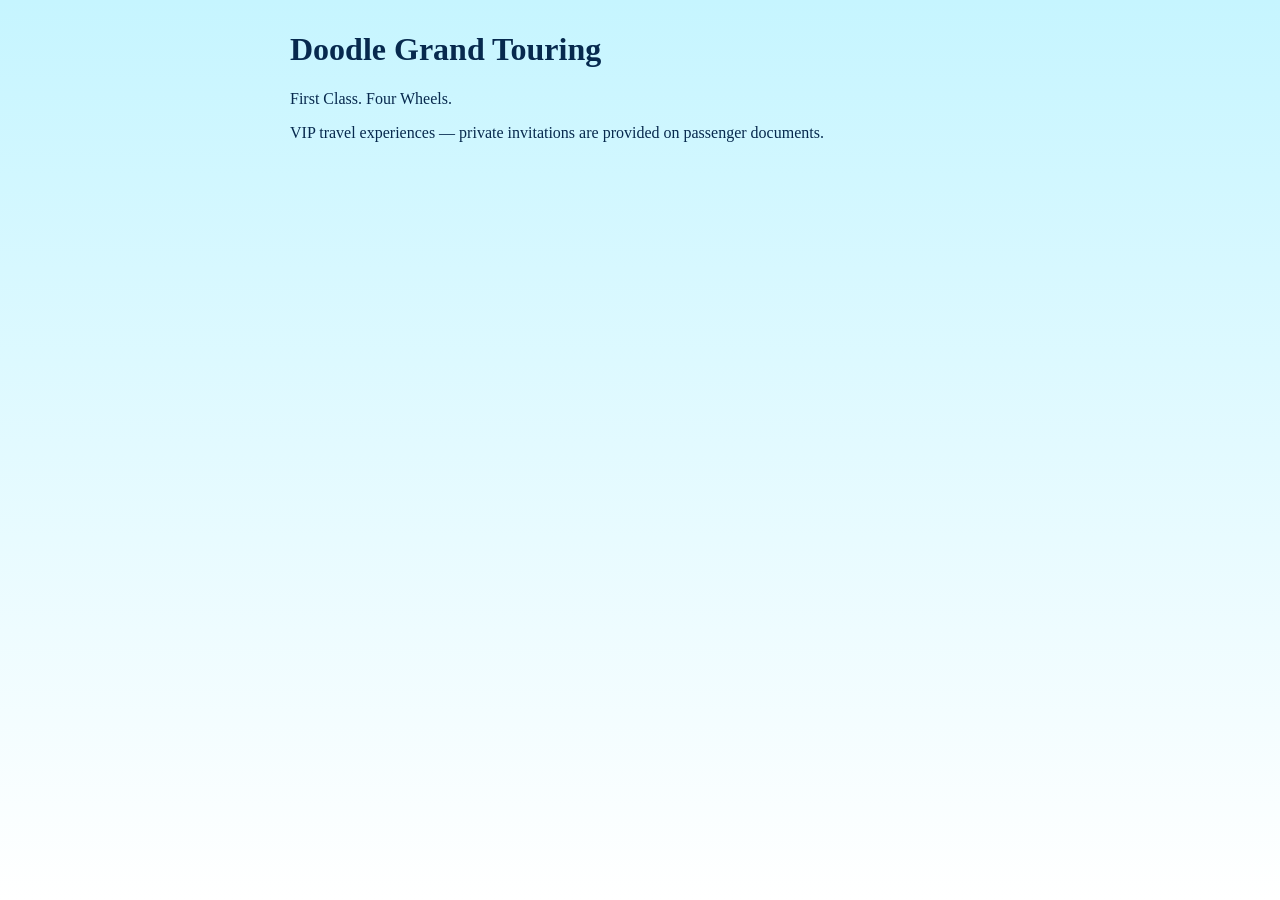
<file: index.html>
<!doctype html><html><head><meta charset="utf-8"><meta name="viewport" content="width=device-width,initial-scale=1"><title>Doodle Grand Touring</title><link rel="stylesheet" href="style.css"></head><body><main class="page"><h1>Doodle Grand Touring</h1><p>First Class. Four Wheels.</p><p>VIP travel experiences — private invitations are provided on passenger documents.</p></main></body></html>
</file>
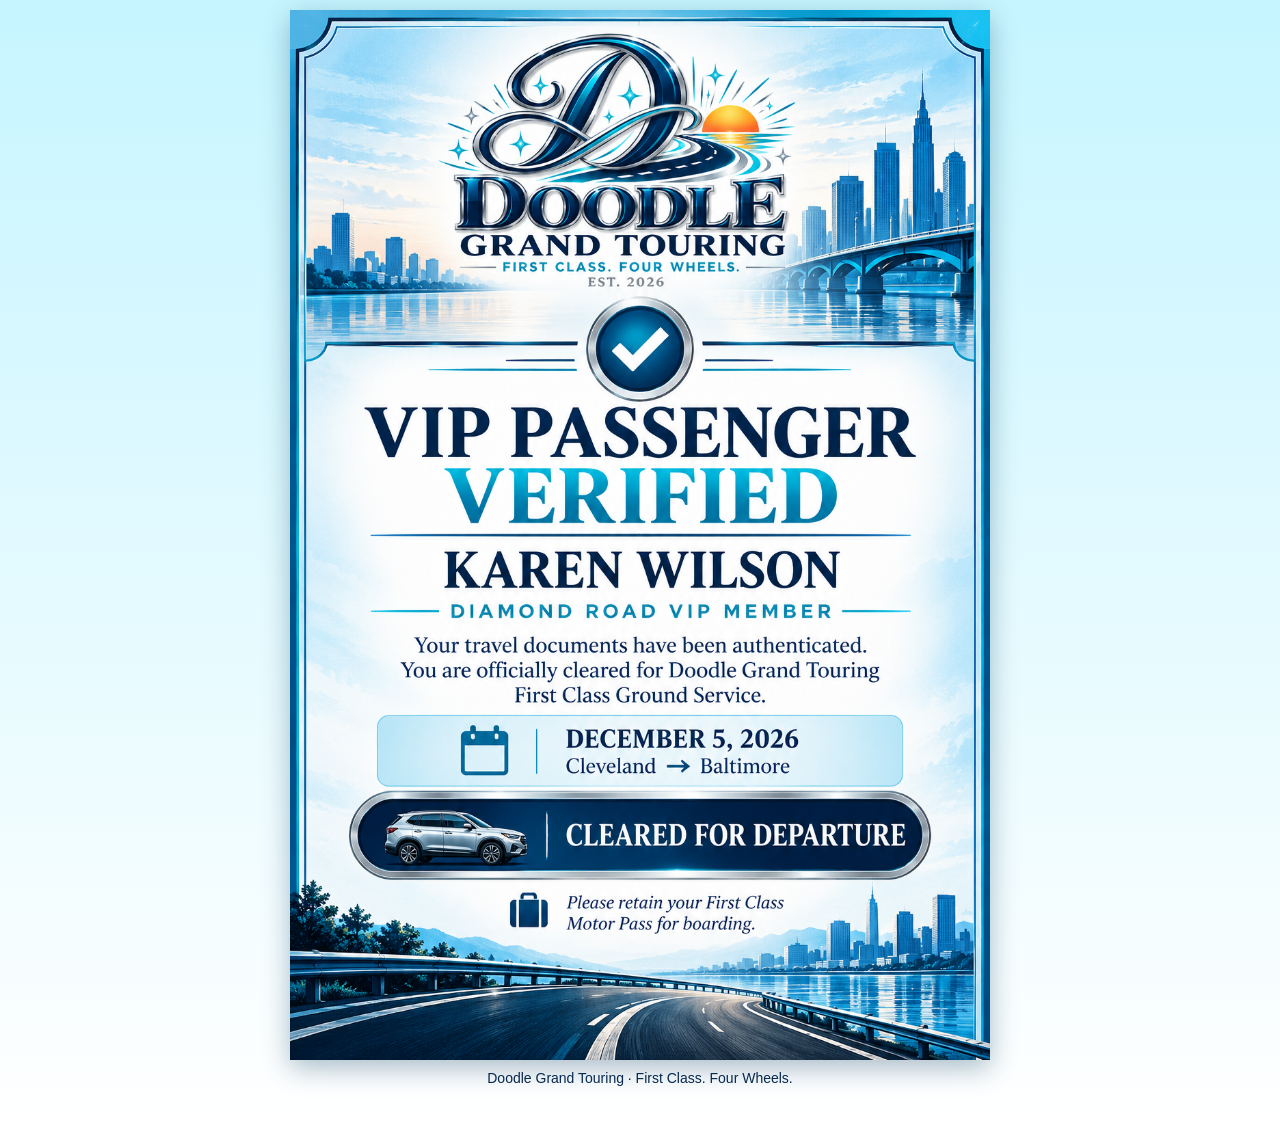
<file: qr1.html>
<!doctype html><html lang="en"><head><meta charset="utf-8"><meta name="viewport" content="width=device-width,initial-scale=1"><meta name="theme-color" content="#00a7ca"><title>VIP Passenger Verification — Doodle Grand Touring</title><link rel="stylesheet" href="style.css"></head><body><main class="page"><img class="art" src="https://mamadula.github.io/doodle-grand-touring/qr1.png" alt="VIP Passenger Verification"><div class="nav">Doodle Grand Touring · First Class. Four Wheels.</div></main></body></html>
</file>
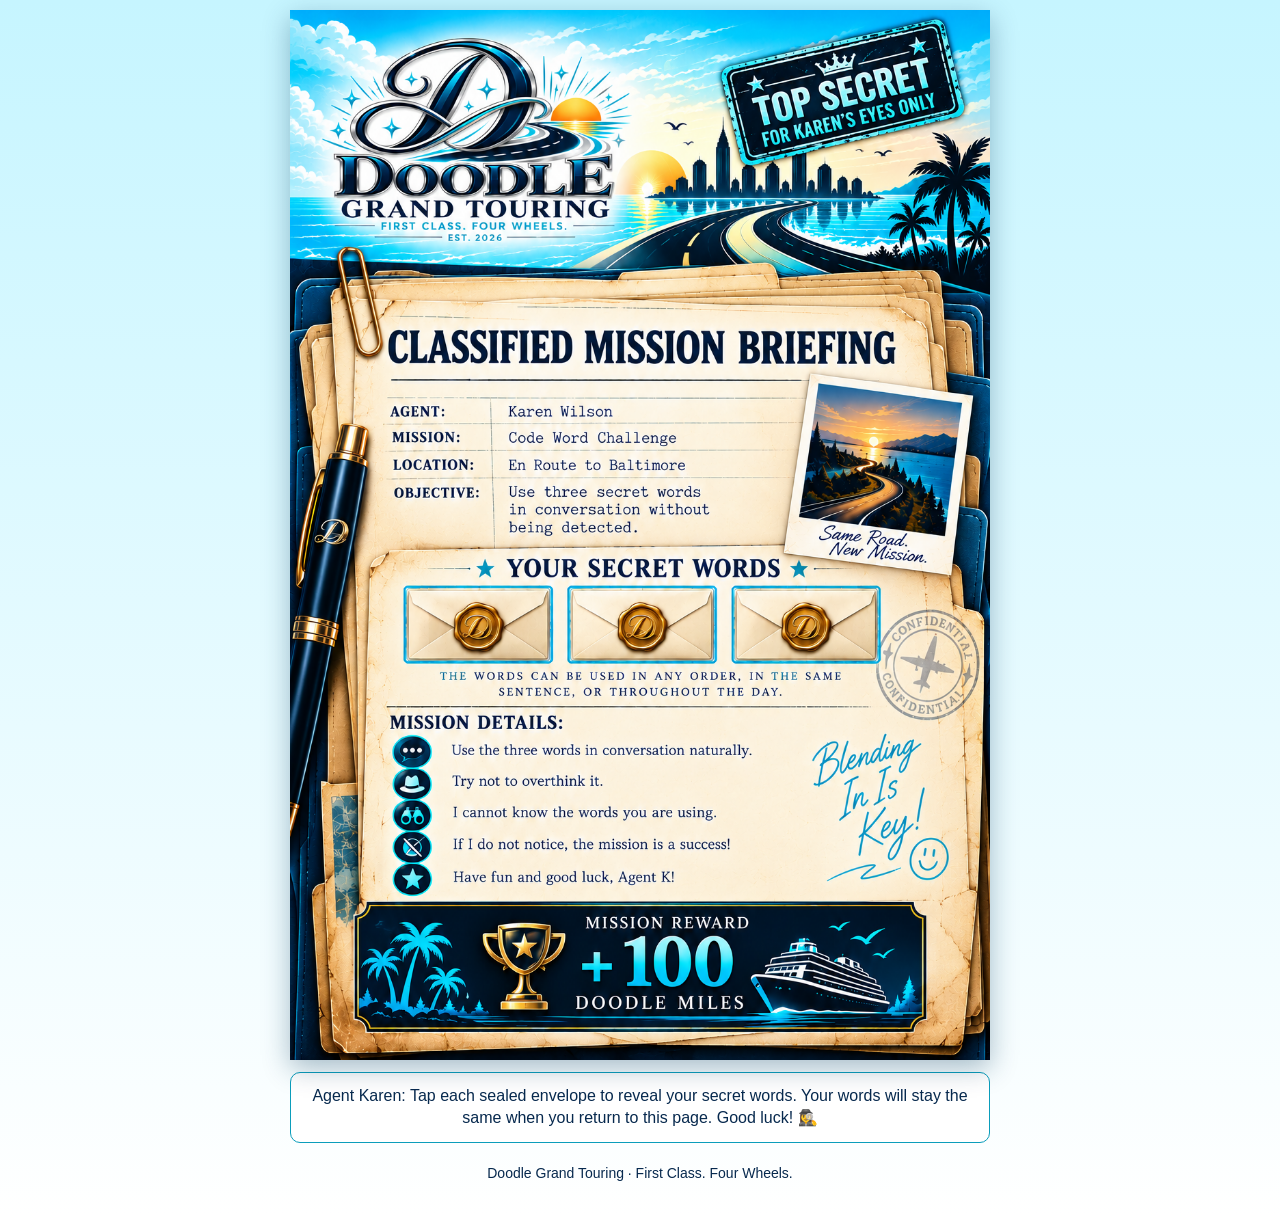
<file: qr2.html>
<!doctype html><html lang="en"><head><meta charset="utf-8"><meta name="viewport" content="width=device-width,initial-scale=1"><meta name="theme-color" content="#00a7ca"><title>Classified Mission Briefing — Doodle Grand Touring</title><link rel="stylesheet" href="style.css"></head><body><main class="page"><div class="stage"><img class="art" src="https://mamadula.github.io/doodle-grand-touring/qr2.png" alt="Classified Mission Briefing: use three secret words naturally in conversation without being detected to earn 100 Doodle Miles"><button class="word" type="button" aria-label="Open secret envelope one"></button><button class="word" type="button" aria-label="Open secret envelope two"></button><button class="word" type="button" aria-label="Open secret envelope three"></button></div><div class="help">Agent Karen: Tap each sealed envelope to reveal your secret words. Your words will stay the same when you return to this page. Good luck! 🕵️‍♀️</div><script src="qr2.js" defer></script><div class="nav">Doodle Grand Touring · First Class. Four Wheels.</div></main></body></html>
</file>
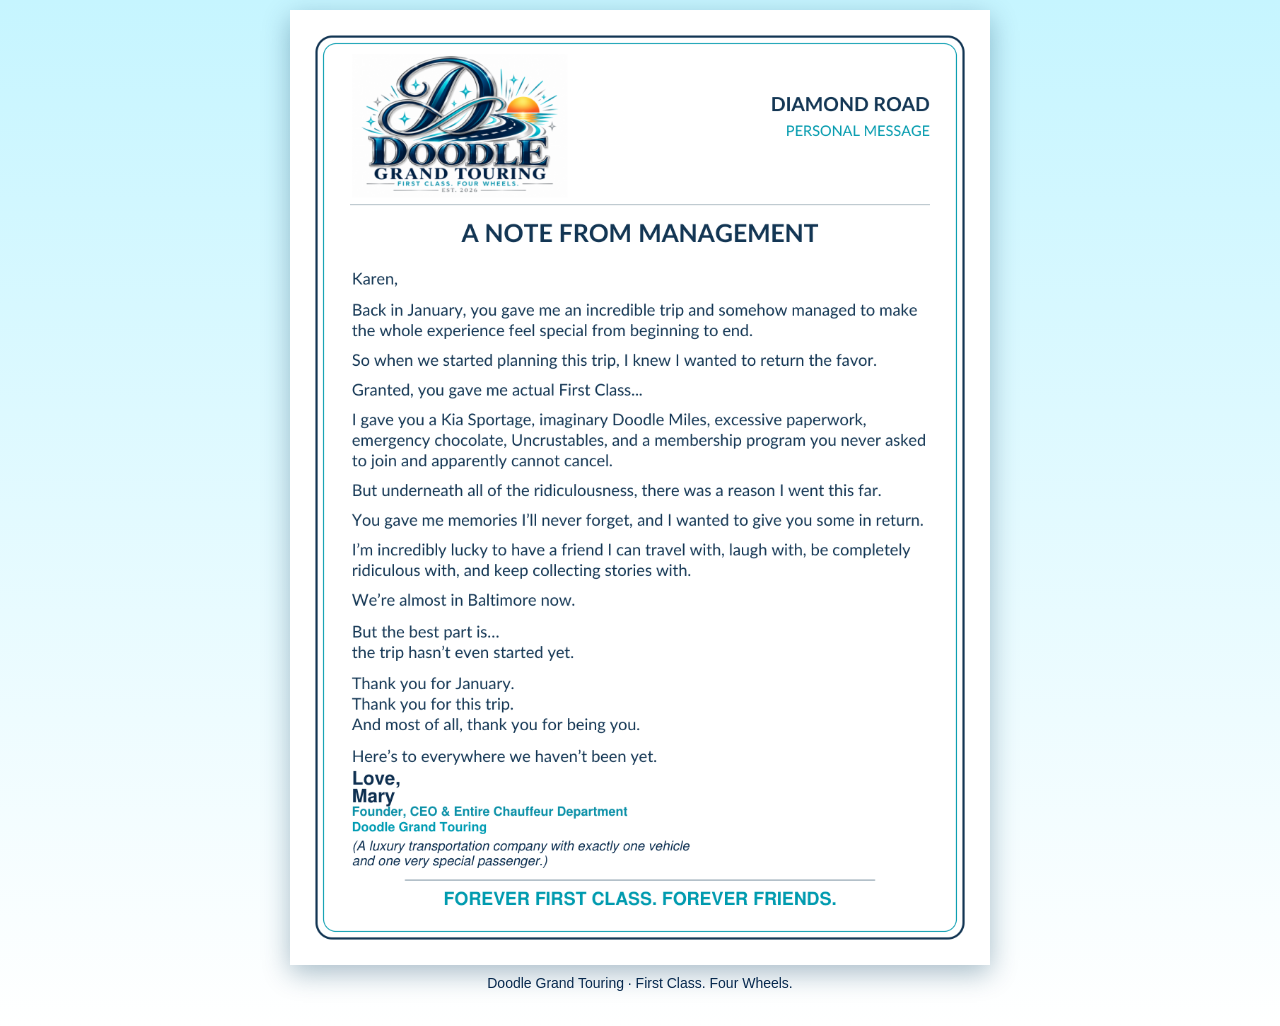
<file: qr3.html>
<!doctype html><html lang="en"><head><meta charset="utf-8"><meta name="viewport" content="width=device-width,initial-scale=1"><meta name="theme-color" content="#00a7ca"><title>A Note From Management — Doodle Grand Touring</title><link rel="stylesheet" href="style.css"></head><body><main class="page"><img class="art" src="https://mamadula.github.io/doodle-grand-touring/qr3.png"" alt="A Note From Management"><div class="nav">Doodle Grand Touring · First Class. Four Wheels.</div></main></body></html>
</file>
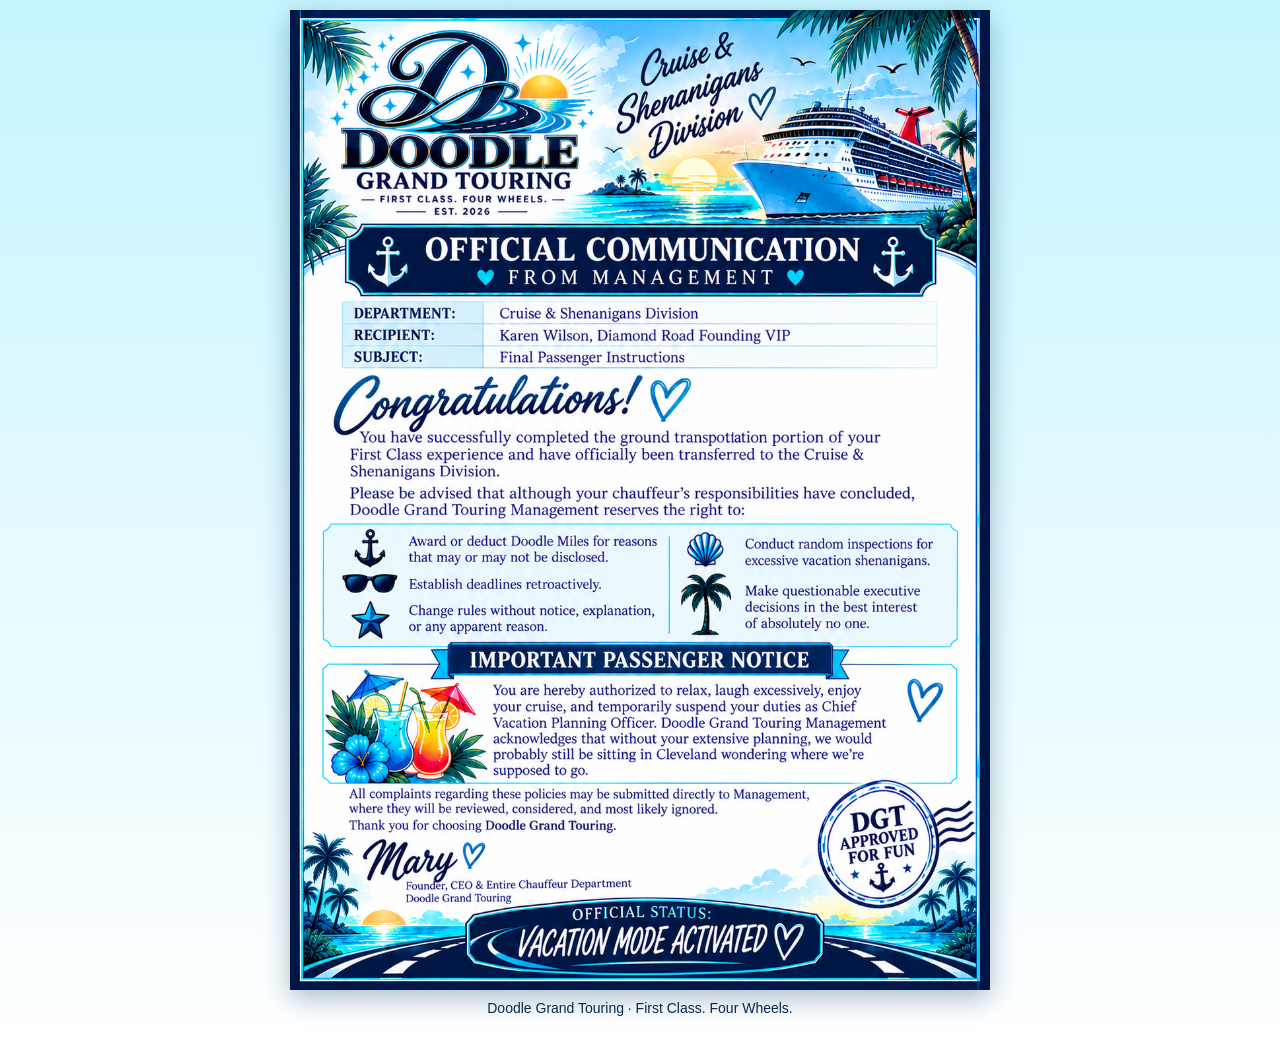
<file: qr4.html>
<!doctype html><html lang="en"><head><meta charset="utf-8"><meta name="viewport" content="width=device-width,initial-scale=1"><meta name="theme-color" content="#00a7ca"><title>Official Communication From Management — Doodle Grand Touring</title><link rel="stylesheet" href="style.css"></head><body><main class="page"><img class="art" src="https://mamadula.github.io/doodle-grand-touring/qr4.png" alt="Official Communication From Management"><div class="nav">Doodle Grand Touring · First Class. Four Wheels.</div></main></body></html>
</file>
<file: style.css>
*{box-sizing:border-box}html{background:#e6f9ff}body{margin:0;font-family:Georgia,serif;color:#07294e;background:linear-gradient(#c6f5ff,#fff);min-height:100vh}.page{max-width:720px;margin:0 auto;padding:10px 10px 25px}.art{width:100%;height:auto;display:block;box-shadow:0 8px 26px #04385a55}.stage{position:relative;width:100%}.word{position:absolute;top:54.7%;height:7.6%;width:21.7%;padding:0;border:2px solid transparent;border-radius:8px;background:transparent;color:#062a4a;font-weight:800;font-size:clamp(12px,3vw,22px);font-family:Georgia,serif;cursor:pointer;display:flex;align-items:center;justify-content:center;text-align:center;line-height:1.1}.word:focus-visible{outline:3px solid #00a9c5}.word.revealed{background:#fff5d9ee;border:2px solid #d4a85a;box-shadow:0 2px 8px #0015}.word:nth-of-type(1){left:16.2%}.word:nth-of-type(2){left:39.8%}.word:nth-of-type(3){left:63.3%}.help{text-align:center;background:white;border:1px solid #0b9dbb;border-radius:10px;padding:12px;margin:12px auto;font:16px/1.4 Arial,sans-serif}.nav{text-align:center;padding:10px;font:14px Arial,sans-serif}.nav a{color:#075b88}
</file>
